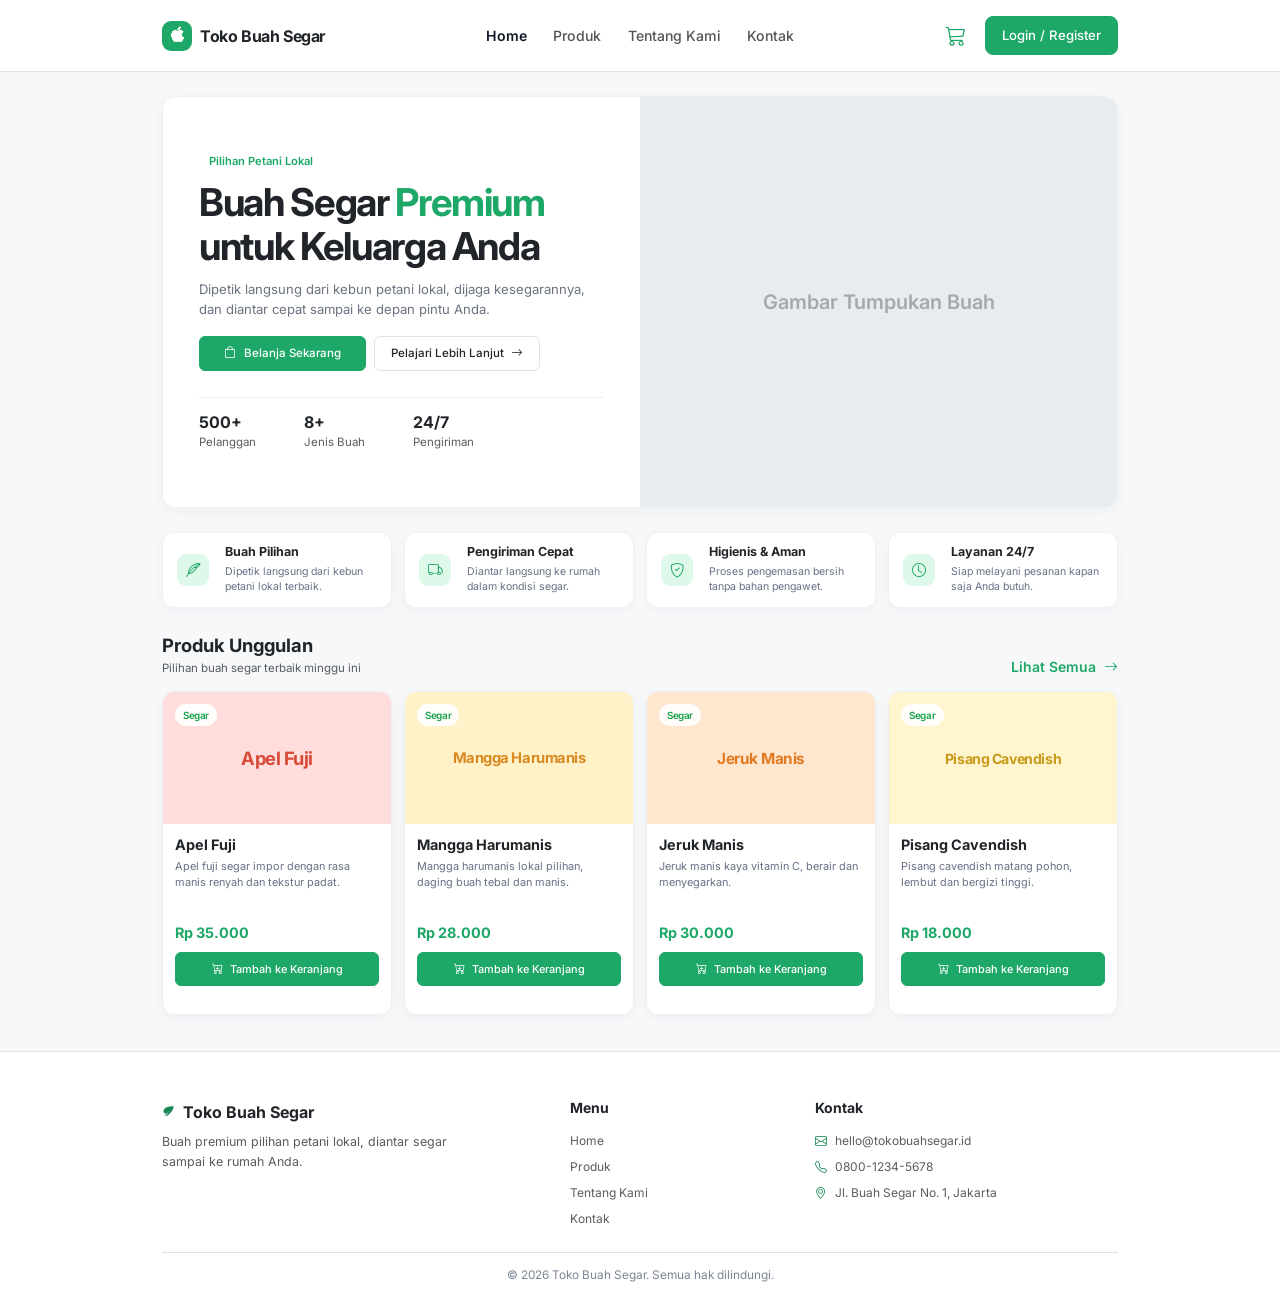
<file: index.html>
<!DOCTYPE html>
<html lang="id">
<head>
    <meta charset="UTF-8">
    <meta name="viewport" content="width=device-width, initial-scale=1.0">
    <title>Toko Buah Segar - Buah Segar Premium untuk Keluarga Anda</title>
    
    <!-- 1. Bootstrap 5 CSS (Lokal - folder asssets) -->
    <link rel="stylesheet" href="asssets/css/bootstrap.min.css">
    
    <!-- Bootstrap Icons -->
    <link rel="stylesheet" href="https://cdn.jsdelivr.net/npm/bootstrap-icons@1.11.3/font/bootstrap-icons.min.css">
    
    <!-- Google Fonts -->
    <link rel="preconnect" href="https://fonts.googleapis.com">
    <link rel="preconnect" href="https://fonts.gstatic.com" crossorigin>
    <link href="https://fonts.googleapis.com/css2?family=Inter:wght@400;500;600;700;800&display=swap" rel="stylesheet">
    
    <!-- 2. Custom Style CSS (Lokal - folder asssets) -->
    <link rel="stylesheet" href="asssets/css/style.css?v=product-catalog-1">
</head>
<body>

    <!-- Navbar -->
    <nav class="navbar navbar-expand-lg bg-white border-bottom py-3 sticky-top">
        <div class="container">
            <a class="navbar-brand d-flex align-items-center fw-bold text-dark fs-6" href="index.html">
                <span class="brand-icon me-2">
                    <i class="bi bi-apple"></i>
                </span>
                Toko Buah Segar
            </a>
            
            <button class="navbar-toggler" type="button" data-bs-toggle="collapse" data-bs-target="#navbarNav">
                <span class="navbar-toggler-icon"></span>
            </button>
            
            <div class="collapse navbar-collapse" id="navbarNav">
                <ul class="navbar-nav mx-auto gap-lg-3">
                    <li class="nav-item"><a class="nav-link active" href="index.html">Home</a></li>
                    <li class="nav-item"><a class="nav-link" href="produk.html">Produk</a></li>
                    <li class="nav-item"><a class="nav-link" href="#keunggulan">Tentang Kami</a></li>
                    <li class="nav-item"><a class="nav-link" href="#kontak">Kontak</a></li>
                </ul>
                
                <div class="d-flex align-items-center gap-3 mt-3 mt-lg-0">
                    <a href="keranjang.html" class="cart-icon-link position-relative text-dark text-decoration-none fs-5">
                        <i class="bi bi-cart3"></i>
                        <span id="navCartBadge" class="position-absolute top-0 start-100 translate-middle badge rounded-pill bg-danger cart-badge" hidden>
                            0
                        </span>
                    </a>
                    <a href="#" class="btn btn-green btn-sm px-3 py-2 fw-medium rounded-2">
                        Login / Register
                    </a>
                </div>
            </div>
        </div>
    </nav>

    <!-- Main Content -->
    <main class="main-content py-4">
        <div class="container">
            
            <!-- 1. Hero Section -->
            <section class="hero-box mb-4">
                <div class="row g-0 align-items-center">
                    <div class="col-lg-6 hero-content">
                        <div class="hero-badge mb-3">
                            <i class="bi bi-sprout-fill me-1"></i> Pilihan Petani Lokal
                        </div>
                        <h1 class="fw-bold text-dark mb-3 hero-title">
                            Buah Segar <span class="text-green">Premium</span><br>
                            untuk Keluarga Anda
                        </h1>
                        <p class="text-muted small mb-4 hero-desc">
                            Dipetik langsung dari kebun petani lokal, dijaga kesegarannya, dan diantar cepat sampai ke depan pintu Anda.
                        </p>
                        
                        <div class="d-flex flex-wrap gap-2 mb-4">
                            <a href="#produk-unggulan" class="btn btn-green px-4 py-2 fw-medium rounded-2 small">
                                <i class="bi bi-bag me-2"></i>Belanja Sekarang
                            </a>
                            <a href="#keunggulan" class="btn btn-outline-secondary bg-white text-dark border px-3 py-2 fw-medium rounded-2 small">
                                Pelajari Lebih Lanjut <i class="bi bi-arrow-right ms-1"></i>
                            </a>
                        </div>

                        <div class="border-top pt-3 mt-2 d-flex gap-4 gap-md-5">
                            <div>
                                <div class="fw-bold text-dark fs-6">500+</div>
                                <div class="text-muted stat-label">Pelanggan</div>
                            </div>
                            <div>
                                <div class="fw-bold text-dark fs-6">8+</div>
                                <div class="text-muted stat-label">Jenis Buah</div>
                            </div>
                            <div>
                                <div class="fw-bold text-dark fs-6">24/7</div>
                                <div class="text-muted stat-label">Pengiriman</div>
                            </div>
                        </div>
                    </div>

                    <div class="col-lg-6 hero-visual">
                        <div class="hero-image-placeholder">
                            Gambar Tumpukan Buah
                        </div>
                    </div>
                </div>
            </section>

            <!-- 2. 4 Kartu Keunggulan -->
            <section id="keunggulan" class="mb-5">
                <div class="row g-3">
                    <div class="col-lg-3 col-md-6">
                        <div class="feature-card d-flex align-items-start gap-3 h-100">
                            <div class="feature-icon"><i class="bi bi-feather"></i></div>
                            <div>
                                <h6 class="fw-bold text-dark mb-1 feature-title">Buah Pilihan</h6>
                                <p class="text-muted mb-0 feature-desc">Dipetik langsung dari kebun petani lokal terbaik.</p>
                            </div>
                        </div>
                    </div>

                    <div class="col-lg-3 col-md-6">
                        <div class="feature-card d-flex align-items-start gap-3 h-100">
                            <div class="feature-icon"><i class="bi bi-truck"></i></div>
                            <div>
                                <h6 class="fw-bold text-dark mb-1 feature-title">Pengiriman Cepat</h6>
                                <p class="text-muted mb-0 feature-desc">Diantar langsung ke rumah dalam kondisi segar.</p>
                            </div>
                        </div>
                    </div>

                    <div class="col-lg-3 col-md-6">
                        <div class="feature-card d-flex align-items-start gap-3 h-100">
                            <div class="feature-icon"><i class="bi bi-shield-check"></i></div>
                            <div>
                                <h6 class="fw-bold text-dark mb-1 feature-title">Higienis & Aman</h6>
                                <p class="text-muted mb-0 feature-desc">Proses pengemasan bersih tanpa bahan pengawet.</p>
                            </div>
                        </div>
                    </div>

                    <div class="col-lg-3 col-md-6">
                        <div class="feature-card d-flex align-items-start gap-3 h-100">
                            <div class="feature-icon"><i class="bi bi-clock"></i></div>
                            <div>
                                <h6 class="fw-bold text-dark mb-1 feature-title">Layanan 24/7</h6>
                                <p class="text-muted mb-0 feature-desc">Siap melayani pesanan kapan saja Anda butuh.</p>
                            </div>
                        </div>
                    </div>
                </div>
            </section>
            <!-- 3. Produk Unggulan -->
            <section id="produk-unggulan" class="mb-4">
                <div class="d-flex justify-content-between align-items-end mb-4">
                    <div>
                        <h4 class="fw-bold text-dark mb-1">Produk Unggulan</h4>
                        <p class="text-muted small mb-0">Pilihan buah segar terbaik minggu ini</p>
                    </div>
                    <a href="produk.html" class="text-green text-decoration-none fw-semibold small">
                        Lihat Semua <i class="bi bi-arrow-right ms-1"></i>
                    </a>
                </div>

                <div class="row g-3">
                    <!-- Produk 1: Apel Fuji -->
                    <div class="col-lg-3 col-md-6">
                        <div class="product-card h-100 d-flex flex-column">
                            <div class="product-banner banner-pink">
                                <span class="badge-segar">Segar</span>
                                Apel Fuji
                            </div>
                            <div class="p-3 d-flex flex-column flex-grow-1">
                                <h6 class="fw-bold text-dark mb-1">Apel Fuji</h6>
                                <p class="text-muted product-desc mb-3">
                                    Apel fuji segar impor dengan rasa manis renyah dan tekstur padat.
                                </p>
                                <div class="mt-auto">
                                    <div class="fw-bold text-green mb-2">Rp 35.000</div>
                                    <button type="button" class="btn btn-green w-100 py-2 fw-medium rounded-2 small btn-add-cart" data-name="Apel Fuji">
                                        <i class="bi bi-cart-plus me-1"></i> Tambah ke Keranjang
                                    </button>
                                </div>
                            </div>
                        </div>
                    </div>

                    <!-- Produk 2: Mangga Harumanis -->
                    <div class="col-lg-3 col-md-6">
                        <div class="product-card h-100 d-flex flex-column">
                            <div class="product-banner banner-yellow">
                                <span class="badge-segar">Segar</span>
                                Mangga Harumanis
                            </div>
                            <div class="p-3 d-flex flex-column flex-grow-1">
                                <h6 class="fw-bold text-dark mb-1">Mangga Harumanis</h6>
                                <p class="text-muted product-desc mb-3">
                                    Mangga harumanis lokal pilihan, daging buah tebal dan manis.
                                </p>
                                <div class="mt-auto">
                                    <div class="fw-bold text-green mb-2">Rp 28.000</div>
                                    <button type="button" class="btn btn-green w-100 py-2 fw-medium rounded-2 small btn-add-cart" data-name="Mangga Harumanis">
                                        <i class="bi bi-cart-plus me-1"></i> Tambah ke Keranjang
                                    </button>
                                </div>
                            </div>
                        </div>
                    </div>

                    <!-- Produk 3: Jeruk Manis -->
                    <div class="col-lg-3 col-md-6">
                        <div class="product-card h-100 d-flex flex-column">
                            <div class="product-banner banner-orange">
                                <span class="badge-segar">Segar</span>
                                Jeruk Manis
                            </div>
                            <div class="p-3 d-flex flex-column flex-grow-1">
                                <h6 class="fw-bold text-dark mb-1">Jeruk Manis</h6>
                                <p class="text-muted product-desc mb-3">
                                    Jeruk manis kaya vitamin C, berair dan menyegarkan.
                                </p>
                                <div class="mt-auto">
                                    <div class="fw-bold text-green mb-2">Rp 30.000</div>
                                    <button type="button" class="btn btn-green w-100 py-2 fw-medium rounded-2 small btn-add-cart" data-name="Jeruk Manis">
                                        <i class="bi bi-cart-plus me-1"></i> Tambah ke Keranjang
                                    </button>
                                </div>
                            </div>
                        </div>
                    </div>

                    <!-- Produk 4: Pisang Cavendish -->
                    <div class="col-lg-3 col-md-6">
                        <div class="product-card h-100 d-flex flex-column">
                            <div class="product-banner banner-cream">
                                <span class="badge-segar">Segar</span>
                                Pisang Cavendish
                            </div>
                            <div class="p-3 d-flex flex-column flex-grow-1">
                                <h6 class="fw-bold text-dark mb-1">Pisang Cavendish</h6>
                                <p class="text-muted product-desc mb-3">
                                    Pisang cavendish matang pohon, lembut dan bergizi tinggi.
                                </p>
                                <div class="mt-auto">
                                    <div class="fw-bold text-green mb-2">Rp 18.000</div>
                                    <button type="button" class="btn btn-green w-100 py-2 fw-medium rounded-2 small btn-add-cart" data-name="Pisang Cavendish">
                                        <i class="bi bi-cart-plus me-1"></i> Tambah ke Keranjang
                                    </button>
                                </div>
                            </div>
                        </div>
                    </div>
                </div>
            </section>

        </div>
    </main>

    <!-- Footer -->
    <footer id="kontak" class="bg-white border-top pt-5 pb-4 mt-auto">
        <div class="container">
            <div class="row gy-4 pb-4">
                <div class="col-lg-5 col-md-6">
                    <div class="d-flex align-items-center fw-bold text-dark mb-2">
                        <svg class="footer-brand-icon text-success me-2" viewBox="0 0 16 16" aria-hidden="true">
                            <path fill="currentColor" d="M14.5 1.5C8 1.4 3.2 3 2 6.6c-.7 2.2.7 4.2 2.8 4 1.8-.2 3-1.8 4.2-3.4-.5 2-1.8 3.8-4 5.5l1 1c4.5-3.2 7.8-7.2 8.5-12.2Z"></path>
                            <path d="M3.5 12.8c2.2-2.2 4.7-4.2 8.2-6.1" fill="none" stroke="currentColor" stroke-linecap="round" stroke-width="1.1"></path>
                        </svg>
                        Toko Buah Segar
                    </div>
                    <p class="text-muted small mb-0 footer-desc">
                        Buah premium pilihan petani lokal, diantar segar sampai ke rumah Anda.
                    </p>
                </div>

                <div class="col-lg-3 col-md-3 col-6">
                    <h6 class="fw-bold text-dark small mb-3">Menu</h6>
                    <ul class="list-unstyled small d-flex flex-column gap-2 mb-0">
                        <li><a href="index.html" class="text-muted text-decoration-none">Home</a></li>
                        <li><a href="produk.html" class="text-muted text-decoration-none">Produk</a></li>
                        <li><a href="#keunggulan" class="text-muted text-decoration-none">Tentang Kami</a></li>
                        <li><a href="#kontak" class="text-muted text-decoration-none">Kontak</a></li>
                    </ul>
                </div>

                <div class="col-lg-4 col-md-3 col-6">
                    <h6 class="fw-bold text-dark small mb-3">Kontak</h6>
                    <ul class="list-unstyled small text-muted d-flex flex-column gap-2 mb-0">
                        <li><i class="bi bi-envelope text-success me-2"></i>hello@tokobuahsegar.id</li>
                        <li><i class="bi bi-telephone text-success me-2"></i>0800-1234-5678</li>
                        <li><i class="bi bi-geo-alt text-success me-2"></i>Jl. Buah Segar No. 1, Jakarta</li>
                    </ul>
                </div>
            </div>

            <div class="border-top pt-4 text-center">
                <p class="text-muted mb-0 copyright-text">
                    &copy; 2026 Toko Buah Segar. Semua hak dilindungi.
                </p>
            </div>
        </div>
    </footer>

    <!-- 3. Bootstrap 5 JS (Lokal - folder asssets) -->
    <script src="asssets/js/bootstrap.bundle.min.js"></script>
    
    <!-- 4. Custom Script JS (Lokal - folder asssets) -->
    <script src="asssets/js/script.js?v=cart-page-2"></script>
</body>
</html>
</file>
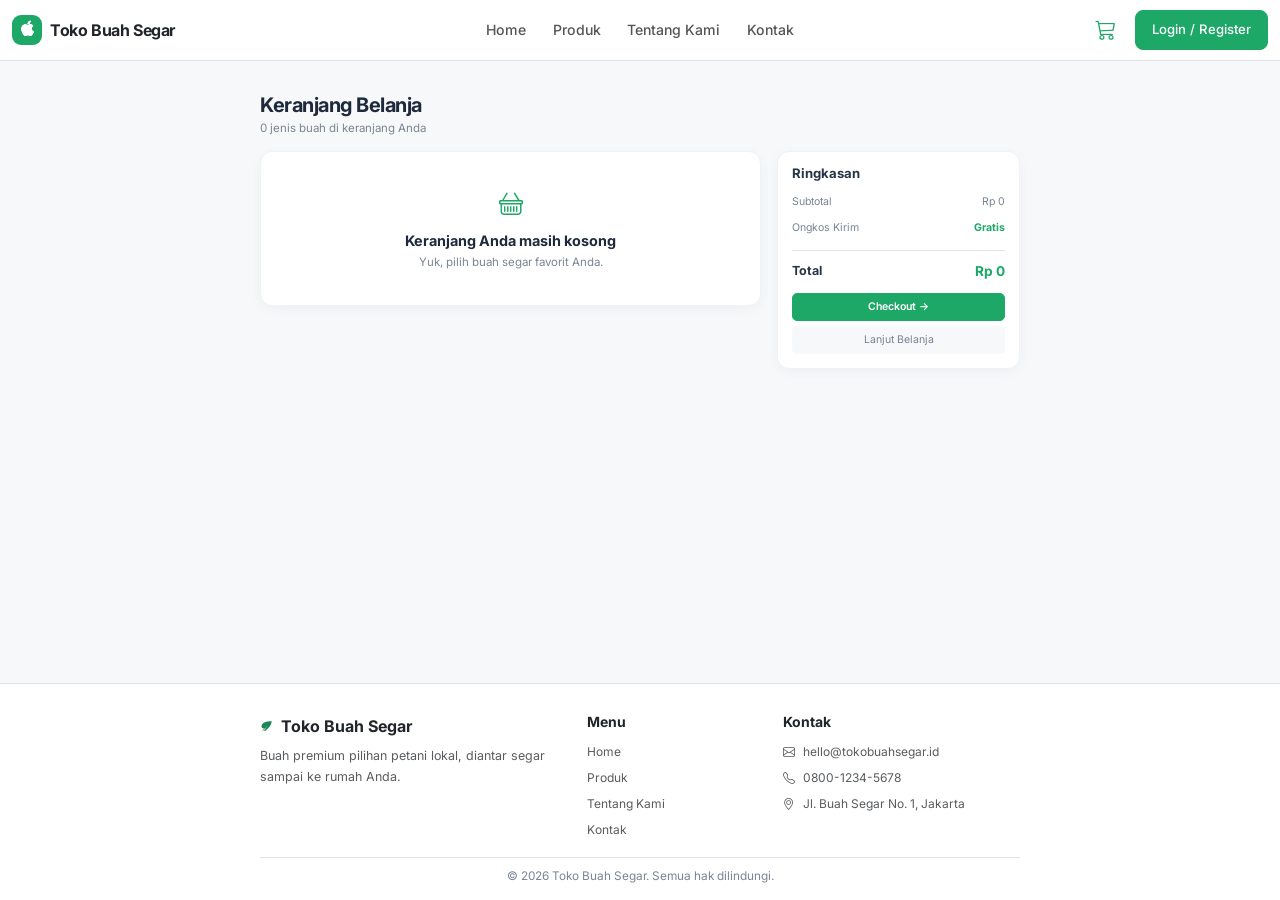
<file: keranjang.html>
<!DOCTYPE html>
<html lang="id">
<head>
    <meta charset="UTF-8">
    <meta name="viewport" content="width=device-width, initial-scale=1.0">
    <title>Keranjang Belanja - Toko Buah Segar</title>
    <link rel="stylesheet" href="asssets/css/bootstrap.min.css">
    <link rel="stylesheet" href="https://cdn.jsdelivr.net/npm/bootstrap-icons@1.11.3/font/bootstrap-icons.min.css">
    <link rel="preconnect" href="https://fonts.googleapis.com">
    <link rel="preconnect" href="https://fonts.gstatic.com" crossorigin>
    <link href="https://fonts.googleapis.com/css2?family=Inter:wght@400;500;600;700;800&display=swap" rel="stylesheet">
    <link rel="stylesheet" href="asssets/css/style.css?v=product-catalog-1">
</head>
<body class="cart-page">
    <nav class="navbar navbar-expand-lg bg-white border-bottom py-2 sticky-top">
        <div class="container">
            <a class="navbar-brand d-flex align-items-center fw-bold text-dark fs-6" href="index.html">
                <span class="brand-icon me-2"><i class="bi bi-apple"></i></span>
                Toko Buah Segar
            </a>

            <button class="navbar-toggler" type="button" data-bs-toggle="collapse" data-bs-target="#navbarNav" aria-controls="navbarNav" aria-expanded="false" aria-label="Buka navigasi">
                <span class="navbar-toggler-icon"></span>
            </button>

            <div class="collapse navbar-collapse" id="navbarNav">
                <ul class="navbar-nav mx-auto gap-lg-3">
                    <li class="nav-item"><a class="nav-link" href="index.html">Home</a></li>
                    <li class="nav-item"><a class="nav-link" href="produk.html">Produk</a></li>
                    <li class="nav-item"><a class="nav-link" href="index.html#keunggulan">Tentang Kami</a></li>
                    <li class="nav-item"><a class="nav-link" href="index.html#kontak">Kontak</a></li>
                </ul>

                <div class="d-flex align-items-center gap-3 mt-3 mt-lg-0">
                    <a href="keranjang.html" class="cart-icon-link position-relative text-dark text-decoration-none fs-5" aria-label="Keranjang belanja">
                        <i class="bi bi-cart3"></i>
                        <span id="navCartBadge" class="position-absolute top-0 start-100 translate-middle badge rounded-pill bg-danger cart-badge" hidden>0</span>
                    </a>
                    <a href="#" class="btn btn-green btn-sm px-3 py-2 fw-medium rounded-2">Login / Register</a>
                </div>
            </div>
        </div>
    </nav>

    <main class="cart-main">
        <div class="container">
            <header class="cart-heading">
                <h1>Keranjang Belanja</h1>
                <p id="cartCountLabel">0 jenis buah di keranjang Anda</p>
            </header>

            <div class="row g-3 align-items-start">
                <section class="col-lg-8" aria-label="Daftar produk di keranjang">
                    <div id="cartItems" class="cart-items"></div>
                </section>

                <aside class="col-lg-4" aria-label="Ringkasan belanja">
                    <div class="cart-summary">
                        <h2>Ringkasan</h2>
                        <div class="summary-row">
                            <span>Subtotal</span>
                            <span id="cartSubtotal">Rp 0</span>
                        </div>
                        <div class="summary-row">
                            <span>Ongkos Kirim</span>
                            <strong class="text-green">Gratis</strong>
                        </div>
                        <div class="summary-total">
                            <strong>Total</strong>
                            <strong id="cartTotal" class="text-green">Rp 0</strong>
                        </div>
                        <button id="cartCheckoutButton" type="button" class="btn btn-green w-100 checkout-button">Checkout <span aria-hidden="true">&rarr;</span></button>
                        <p id="cartFeedback" class="cart-feedback" role="status" hidden></p>
                        <a href="produk.html" class="btn btn-light w-100 continue-shopping">Lanjut Belanja</a>
                    </div>
                </aside>
            </div>
        </div>
    </main>

    <footer id="kontak" class="bg-white border-top cart-footer">
        <div class="container">
            <div class="row gy-4">
                <div class="col-lg-5 col-md-6">
                    <div class="d-flex align-items-center fw-bold text-dark mb-2">
                        <svg class="footer-brand-icon text-success me-2" viewBox="0 0 16 16" aria-hidden="true">
                            <path fill="currentColor" d="M14.5 1.5C8 1.4 3.2 3 2 6.6c-.7 2.2.7 4.2 2.8 4 1.8-.2 3-1.8 4.2-3.4-.5 2-1.8 3.8-4 5.5l1 1c4.5-3.2 7.8-7.2 8.5-12.2Z"></path>
                            <path d="M3.5 12.8c2.2-2.2 4.7-4.2 8.2-6.1" fill="none" stroke="currentColor" stroke-linecap="round" stroke-width="1.1"></path>
                        </svg>
                        Toko Buah Segar
                    </div>
                    <p class="text-muted small mb-0 footer-desc">Buah premium pilihan petani lokal, diantar segar sampai ke rumah Anda.</p>
                </div>
                <div class="col-lg-3 col-md-3 col-6">
                    <h2 class="fw-bold text-dark small">Menu</h2>
                    <ul class="list-unstyled small d-flex flex-column gap-2 mb-0">
                        <li><a href="index.html" class="text-muted text-decoration-none">Home</a></li>
                        <li><a href="produk.html" class="text-muted text-decoration-none">Produk</a></li>
                        <li><a href="index.html#keunggulan" class="text-muted text-decoration-none">Tentang Kami</a></li>
                        <li><a href="index.html#kontak" class="text-muted text-decoration-none">Kontak</a></li>
                    </ul>
                </div>
                <div class="col-lg-4 col-md-3 col-6">
                    <h2 class="fw-bold text-dark small">Kontak</h2>
                    <ul class="list-unstyled small text-muted d-flex flex-column gap-2 mb-0">
                        <li><i class="bi bi-envelope me-2"></i>hello@tokobuahsegar.id</li>
                        <li><i class="bi bi-telephone me-2"></i>0800-1234-5678</li>
                        <li><i class="bi bi-geo-alt me-2"></i>Jl. Buah Segar No. 1, Jakarta</li>
                    </ul>
                </div>
            </div>
            <div class="cart-copyright text-center">
                <p class="text-muted mb-0 copyright-text">&copy; 2026 Toko Buah Segar. Semua hak dilindungi.</p>
            </div>
        </div>
    </footer>

    <script src="asssets/js/bootstrap.bundle.min.js"></script>
    <script src="asssets/js/script.js?v=cart-page-2"></script>
</body>
</html>
</file>
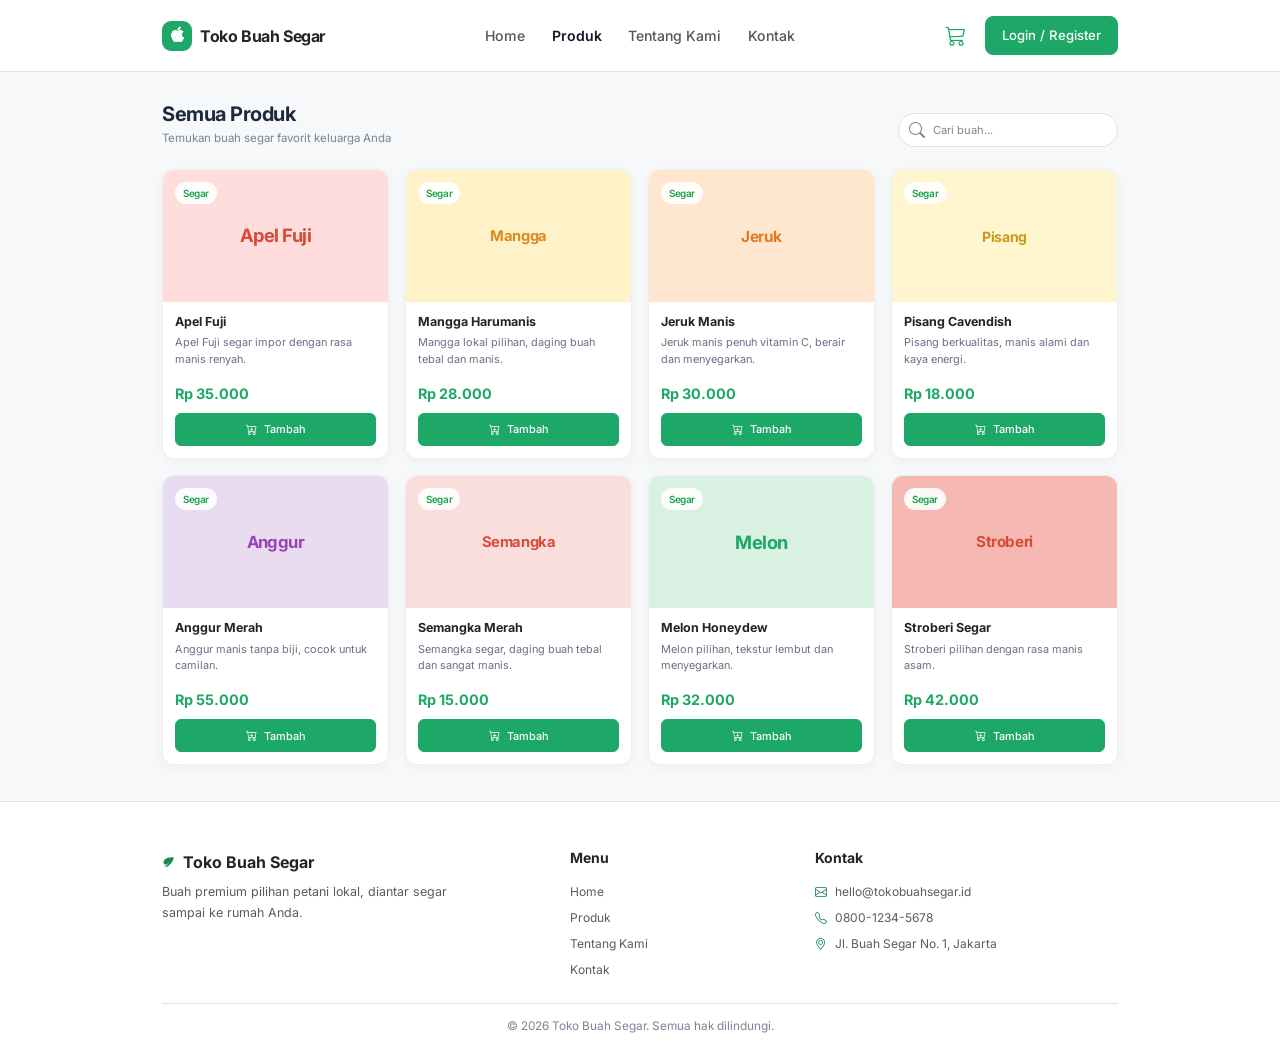
<file: produk.html>
<!DOCTYPE html>
<html lang="id">
<head>
    <meta charset="UTF-8">
    <meta name="viewport" content="width=device-width, initial-scale=1.0">
    <title>Semua Produk - Toko Buah Segar</title>
    <link rel="stylesheet" href="asssets/css/bootstrap.min.css">
    <link rel="stylesheet" href="https://cdn.jsdelivr.net/npm/bootstrap-icons@1.11.3/font/bootstrap-icons.min.css">
    <link rel="preconnect" href="https://fonts.googleapis.com">
    <link rel="preconnect" href="https://fonts.gstatic.com" crossorigin>
    <link href="https://fonts.googleapis.com/css2?family=Inter:wght@400;500;600;700;800&display=swap" rel="stylesheet">
    <link rel="stylesheet" href="asssets/css/style.css?v=product-catalog-1">
</head>
<body class="products-page">
    <nav class="navbar navbar-expand-lg bg-white border-bottom py-3 sticky-top">
        <div class="container">
            <a class="navbar-brand d-flex align-items-center fw-bold text-dark fs-6" href="index.html">
                <span class="brand-icon me-2"><i class="bi bi-apple"></i></span>
                Toko Buah Segar
            </a>

            <button class="navbar-toggler" type="button" data-bs-toggle="collapse" data-bs-target="#navbarNav" aria-controls="navbarNav" aria-expanded="false" aria-label="Buka navigasi">
                <span class="navbar-toggler-icon"></span>
            </button>

            <div class="collapse navbar-collapse" id="navbarNav">
                <ul class="navbar-nav mx-auto gap-lg-3">
                    <li class="nav-item"><a class="nav-link" href="index.html">Home</a></li>
                    <li class="nav-item"><a class="nav-link active" href="produk.html" aria-current="page">Produk</a></li>
                    <li class="nav-item"><a class="nav-link" href="index.html#keunggulan">Tentang Kami</a></li>
                    <li class="nav-item"><a class="nav-link" href="index.html#kontak">Kontak</a></li>
                </ul>

                <div class="d-flex align-items-center gap-3 mt-3 mt-lg-0">
                    <a href="keranjang.html" class="cart-icon-link position-relative text-dark text-decoration-none fs-5" aria-label="Keranjang belanja">
                        <i class="bi bi-cart3"></i>
                        <span id="navCartBadge" class="position-absolute top-0 start-100 translate-middle badge rounded-pill bg-danger cart-badge" hidden>0</span>
                    </a>
                    <a href="#" class="btn btn-green btn-sm px-3 py-2 fw-medium rounded-2">Login / Register</a>
                </div>
            </div>
        </div>
    </nav>

    <main class="main-content products-main">
        <div class="container">
            <section aria-labelledby="productsTitle">
                <header class="products-heading">
                    <div>
                        <h1 id="productsTitle">Semua Produk</h1>
                        <p>Temukan buah segar favorit keluarga Anda</p>
                    </div>
                    <div class="product-search">
                        <i class="bi bi-search" aria-hidden="true"></i>
                        <label class="visually-hidden" for="productSearch">Cari buah</label>
                        <input id="productSearch" type="search" placeholder="Cari buah..." autocomplete="off">
                    </div>
                </header>

                <div id="productGrid" class="row g-3">
                    <div class="col-lg-3 col-md-6 product-item">
                        <article class="product-card h-100 d-flex flex-column">
                            <div class="product-banner banner-pink"><span class="badge-segar">Segar</span>Apel Fuji</div>
                            <div class="p-3 d-flex flex-column flex-grow-1">
                                <h2 class="fw-bold text-dark mb-1">Apel Fuji</h2>
                                <p class="text-muted product-desc mb-3">Apel Fuji segar impor dengan rasa manis renyah.</p>
                                <div class="mt-auto">
                                    <div class="fw-bold text-green mb-2">Rp 35.000</div>
                                    <button type="button" class="btn btn-green w-100 py-2 fw-medium rounded-2 small btn-add-cart" data-name="Apel Fuji"><i class="bi bi-cart-plus me-1"></i> Tambah</button>
                                </div>
                            </div>
                        </article>
                    </div>
                    <div class="col-lg-3 col-md-6 product-item">
                        <article class="product-card h-100 d-flex flex-column">
                            <div class="product-banner banner-yellow"><span class="badge-segar">Segar</span>Mangga</div>
                            <div class="p-3 d-flex flex-column flex-grow-1">
                                <h2 class="fw-bold text-dark mb-1">Mangga Harumanis</h2>
                                <p class="text-muted product-desc mb-3">Mangga lokal pilihan, daging buah tebal dan manis.</p>
                                <div class="mt-auto">
                                    <div class="fw-bold text-green mb-2">Rp 28.000</div>
                                    <button type="button" class="btn btn-green w-100 py-2 fw-medium rounded-2 small btn-add-cart" data-name="Mangga Harumanis"><i class="bi bi-cart-plus me-1"></i> Tambah</button>
                                </div>
                            </div>
                        </article>
                    </div>
                    <div class="col-lg-3 col-md-6 product-item">
                        <article class="product-card h-100 d-flex flex-column">
                            <div class="product-banner banner-orange"><span class="badge-segar">Segar</span>Jeruk</div>
                            <div class="p-3 d-flex flex-column flex-grow-1">
                                <h2 class="fw-bold text-dark mb-1">Jeruk Manis</h2>
                                <p class="text-muted product-desc mb-3">Jeruk manis penuh vitamin C, berair dan menyegarkan.</p>
                                <div class="mt-auto">
                                    <div class="fw-bold text-green mb-2">Rp 30.000</div>
                                    <button type="button" class="btn btn-green w-100 py-2 fw-medium rounded-2 small btn-add-cart" data-name="Jeruk Manis"><i class="bi bi-cart-plus me-1"></i> Tambah</button>
                                </div>
                            </div>
                        </article>
                    </div>
                    <div class="col-lg-3 col-md-6 product-item">
                        <article class="product-card h-100 d-flex flex-column">
                            <div class="product-banner banner-cream"><span class="badge-segar">Segar</span>Pisang</div>
                            <div class="p-3 d-flex flex-column flex-grow-1">
                                <h2 class="fw-bold text-dark mb-1">Pisang Cavendish</h2>
                                <p class="text-muted product-desc mb-3">Pisang berkualitas, manis alami dan kaya energi.</p>
                                <div class="mt-auto">
                                    <div class="fw-bold text-green mb-2">Rp 18.000</div>
                                    <button type="button" class="btn btn-green w-100 py-2 fw-medium rounded-2 small btn-add-cart" data-name="Pisang Cavendish"><i class="bi bi-cart-plus me-1"></i> Tambah</button>
                                </div>
                            </div>
                        </article>
                    </div>
                    <div class="col-lg-3 col-md-6 product-item">
                        <article class="product-card h-100 d-flex flex-column">
                            <div class="product-banner banner-purple"><span class="badge-segar">Segar</span>Anggur</div>
                            <div class="p-3 d-flex flex-column flex-grow-1">
                                <h2 class="fw-bold text-dark mb-1">Anggur Merah</h2>
                                <p class="text-muted product-desc mb-3">Anggur manis tanpa biji, cocok untuk camilan.</p>
                                <div class="mt-auto">
                                    <div class="fw-bold text-green mb-2">Rp 55.000</div>
                                    <button type="button" class="btn btn-green w-100 py-2 fw-medium rounded-2 small btn-add-cart" data-name="Anggur Merah"><i class="bi bi-cart-plus me-1"></i> Tambah</button>
                                </div>
                            </div>
                        </article>
                    </div>
                    <div class="col-lg-3 col-md-6 product-item">
                        <article class="product-card h-100 d-flex flex-column">
                            <div class="product-banner banner-watermelon"><span class="badge-segar">Segar</span>Semangka</div>
                            <div class="p-3 d-flex flex-column flex-grow-1">
                                <h2 class="fw-bold text-dark mb-1">Semangka Merah</h2>
                                <p class="text-muted product-desc mb-3">Semangka segar, daging buah tebal dan sangat manis.</p>
                                <div class="mt-auto">
                                    <div class="fw-bold text-green mb-2">Rp 15.000</div>
                                    <button type="button" class="btn btn-green w-100 py-2 fw-medium rounded-2 small btn-add-cart" data-name="Semangka Merah"><i class="bi bi-cart-plus me-1"></i> Tambah</button>
                                </div>
                            </div>
                        </article>
                    </div>
                    <div class="col-lg-3 col-md-6 product-item">
                        <article class="product-card h-100 d-flex flex-column">
                            <div class="product-banner banner-melon"><span class="badge-segar">Segar</span>Melon</div>
                            <div class="p-3 d-flex flex-column flex-grow-1">
                                <h2 class="fw-bold text-dark mb-1">Melon Honeydew</h2>
                                <p class="text-muted product-desc mb-3">Melon pilihan, tekstur lembut dan menyegarkan.</p>
                                <div class="mt-auto">
                                    <div class="fw-bold text-green mb-2">Rp 32.000</div>
                                    <button type="button" class="btn btn-green w-100 py-2 fw-medium rounded-2 small btn-add-cart" data-name="Melon Honeydew"><i class="bi bi-cart-plus me-1"></i> Tambah</button>
                                </div>
                            </div>
                        </article>
                    </div>
                    <div class="col-lg-3 col-md-6 product-item">
                        <article class="product-card h-100 d-flex flex-column">
                            <div class="product-banner banner-strawberry"><span class="badge-segar">Segar</span>Stroberi</div>
                            <div class="p-3 d-flex flex-column flex-grow-1">
                                <h2 class="fw-bold text-dark mb-1">Stroberi Segar</h2>
                                <p class="text-muted product-desc mb-3">Stroberi pilihan dengan rasa manis asam.</p>
                                <div class="mt-auto">
                                    <div class="fw-bold text-green mb-2">Rp 42.000</div>
                                    <button type="button" class="btn btn-green w-100 py-2 fw-medium rounded-2 small btn-add-cart" data-name="Stroberi Segar"><i class="bi bi-cart-plus me-1"></i> Tambah</button>
                                </div>
                            </div>
                        </article>
                    </div>
                </div>
                <p id="productSearchEmpty" class="product-search-empty" hidden>Buah tidak ditemukan.</p>
            </section>
        </div>
    </main>

    <footer id="kontak" class="bg-white border-top pt-5 pb-4 mt-auto">
        <div class="container">
            <div class="row gy-4 pb-4">
                <div class="col-lg-5 col-md-6">
                    <div class="d-flex align-items-center fw-bold text-dark mb-2">
                        <svg class="footer-brand-icon text-success me-2" viewBox="0 0 16 16" aria-hidden="true">
                            <path fill="currentColor" d="M14.5 1.5C8 1.4 3.2 3 2 6.6c-.7 2.2.7 4.2 2.8 4 1.8-.2 3-1.8 4.2-3.4-.5 2-1.8 3.8-4 5.5l1 1c4.5-3.2 7.8-7.2 8.5-12.2Z"></path>
                            <path d="M3.5 12.8c2.2-2.2 4.7-4.2 8.2-6.1" fill="none" stroke="currentColor" stroke-linecap="round" stroke-width="1.1"></path>
                        </svg>
                        Toko Buah Segar
                    </div>
                    <p class="text-muted small mb-0 footer-desc">Buah premium pilihan petani lokal, diantar segar sampai ke rumah Anda.</p>
                </div>
                <div class="col-lg-3 col-md-3 col-6">
                    <h2 class="fw-bold text-dark small mb-3">Menu</h2>
                    <ul class="list-unstyled small d-flex flex-column gap-2 mb-0">
                        <li><a href="index.html" class="text-muted text-decoration-none">Home</a></li>
                        <li><a href="produk.html" class="text-muted text-decoration-none">Produk</a></li>
                        <li><a href="index.html#keunggulan" class="text-muted text-decoration-none">Tentang Kami</a></li>
                        <li><a href="index.html#kontak" class="text-muted text-decoration-none">Kontak</a></li>
                    </ul>
                </div>
                <div class="col-lg-4 col-md-3 col-6">
                    <h2 class="fw-bold text-dark small mb-3">Kontak</h2>
                    <ul class="list-unstyled small text-muted d-flex flex-column gap-2 mb-0">
                        <li><i class="bi bi-envelope text-success me-2"></i>hello@tokobuahsegar.id</li>
                        <li><i class="bi bi-telephone text-success me-2"></i>0800-1234-5678</li>
                        <li><i class="bi bi-geo-alt text-success me-2"></i>Jl. Buah Segar No. 1, Jakarta</li>
                    </ul>
                </div>
            </div>
            <div class="border-top pt-4 text-center">
                <p class="text-muted mb-0 copyright-text">&copy; 2026 Toko Buah Segar. Semua hak dilindungi.</p>
            </div>
        </div>
    </footer>

    <script src="asssets/js/bootstrap.bundle.min.js"></script>
    <script src="asssets/js/script.js?v=cart-page-2"></script>
</body>
</html>
</file>
<file: asssets/css/style.css>
body {
    font-family: 'Inter', -apple-system, BlinkMacSystemFont, "Segoe UI", Roboto, sans-serif;
    background-color: #f1f1f1;
    color: #1e293b;
    margin: 0;
    min-height: 100vh;
}

.main-content {
    flex: 1;
    padding-top: 20px;
    padding-bottom: 10px;
}

.container {
    max-width: 1080px;
}

.text-green {
    color: #1ea868 !important;
}

.navbar {
    background-color: #ffffff !important;
    border-bottom: 1px solid rgba(15, 23, 42, 0.06);
    padding-top: 12px;
    padding-bottom: 12px;
}

.navbar-brand {
    font-size: 0.95rem;
    letter-spacing: -0.02em;
}

.brand-icon {
    background-color: #1ea868;
    color: white;
    width: 24px;
    height: 24px;
    border-radius: 7px;
    display: inline-flex;
    align-items: center;
    justify-content: center;
    font-size: 0.8rem;
}

.nav-item {
    margin: 0 8px;
}

.nav-link {
    color: #4b5563;
    font-size: 0.8rem;
    font-weight: 500;
    padding: 0.35rem 0.55rem;
}

.nav-link:hover,
.nav-link.active {
    color: #111827 !important;
    font-weight: 600;
}

.cart-icon-link {
    position: relative;
    width: 30px;
    height: 30px;
    display: inline-flex;
    align-items: center;
    justify-content: center;
    color: #111827;
    font-size: 1rem;
}

.cart-badge {
    background-color: #ef4444 !important;
    min-width: 16px;
    height: 16px;
    font-size: 0.62rem;
    line-height: 16px;
    border: 2px solid #fff;
    top: 0 !important;
    left: 100% !important;
}

.btn-green {
    background-color: #1ea868;
    border-color: #1ea868;
    color: white;
    box-shadow: none;
}

.btn-green:hover {
    background-color: #168c58;
    border-color: #168c58;
    color: white;
}

.hero-box {
    background: #f3f3f3;
    border: 1px solid rgba(148, 163, 184, 0.18);
    border-radius: 0;
    overflow: hidden;
    max-width: 980px;
    margin: 0 auto 18px;
}

.hero-box .row {
    min-height: 302px;
}

.hero-box .col-lg-7 {
    background: #f6f6f6;
    padding: 26px 22px 18px 22px;
}

.hero-box .col-lg-5 {
    background: #dfe3e5;
    min-height: 300px;
    display: flex;
    align-items: center;
    justify-content: center;
}

.hero-badge {
    display: inline-flex;
    align-items: center;
    gap: 6px;
    padding: 0.28rem 0.7rem;
    background-color: #e9f9ef;
    color: #1ea868;
    font-size: 0.68rem;
    font-weight: 600;
    border-radius: 999px;
    margin-bottom: 18px;
}

.hero-title {
    font-size: clamp(2.1rem, 2.3vw, 2.8rem);
    line-height: 1.14;
    letter-spacing: -0.04em;
    margin-bottom: 10px;
}

.hero-desc {
    max-width: 430px;
    font-size: 0.76rem;
    line-height: 1.55;
    color: #6b7280 !important;
    margin-bottom: 20px;
}

.hero-box .d-flex.flex-wrap {
    gap: 10px !important;
    margin-bottom: 18px !important;
}

.hero-box .btn {
    font-size: 0.7rem;
    padding: 0.72rem 1rem;
    border-radius: 4px;
}

.hero-box .border-top {
    margin-top: 18px;
    padding-top: 18px;
    border-top: 1px solid rgba(148, 163, 184, 0.18) !important;
}

.hero-box .border-top .fw-bold {
    font-size: 1rem;
}

.stat-label {
    font-size: 0.72rem;
    color: #7b8594;
}

.hero-image-placeholder {
    color: #9aa3ab;
    font-size: 1.1rem;
    font-weight: 600;
    text-align: center;
}

#keunggulan {
    margin-bottom: 28px;
}

.feature-card {
    background-color: #f7f7f7;
    border: 1px solid rgba(148, 163, 184, 0.15);
    border-radius: 12px;
    padding: 14px 16px 12px;
    box-shadow: none;
}

.feature-icon {
    width: 38px;
    height: 38px;
    background-color: #def9ea;
    border-radius: 10px;
    color: #1ea868;
    display: flex;
    align-items: center;
    justify-content: center;
    font-size: 1rem;
    flex-shrink: 0;
}

.feature-title {
    font-size: 0.82rem;
    margin-bottom: 0.2rem;
}

.feature-desc {
    font-size: 0.7rem;
    line-height: 1.45;
    color: #667085 !important;
}

#produk-unggulan {
    margin-bottom: 30px;
}

#produk-unggulan .d-flex {
    margin-bottom: 16px;
}

#produk-unggulan h4 {
    font-size: 1.15rem;
    margin-bottom: 0;
}

#produk-unggulan .text-muted.small {
    font-size: 0.72rem;
}

.product-card {
    background-color: #ffffff;
    border: 1px solid rgba(148, 163, 184, 0.12);
    border-radius: 12px;
    overflow: hidden;
    box-shadow: 0 2px 10px rgba(15, 23, 42, 0.02);
    transition: transform 0.2s ease;
}

.product-card:hover {
    transform: translateY(-2px);
}

.product-banner {
    height: 128px;
    display: flex;
    align-items: center;
    justify-content: center;
    position: relative;
    font-weight: 700;
    letter-spacing: -0.03em;
    padding: 0.75rem;
}

.badge-segar {
    position: absolute;
    top: 12px;
    left: 12px;
    background-color: rgba(255,255,255,0.9);
    color: #16a34a;
    border-radius: 50px;
    font-size: 0.62rem;
    font-weight: 600;
    padding: 0.22rem 0.52rem;
}

.banner-pink {
    background-color: #f9dfe4;
    color: #d85172;
    font-size: 1.15rem;
}

.banner-yellow {
    background-color: #f8ebc8;
    color: #d08d1f;
    font-size: 0.92rem;
}

.banner-orange {
    background-color: #f7dfc5;
    color: #d97c22;
    font-size: 0.96rem;
}

.banner-cream {
    background-color: #f7f2d7;
    color: #d5a12b;
    font-size: 0.88rem;
}

.product-card h6 {
    font-size: 0.88rem;
    margin-bottom: 0.3rem;
}

.product-desc {
    font-size: 0.72rem;
    line-height: 1.5;
    color: #667085 !important;
    margin-bottom: 0.7rem;
}

.product-card .fw-bold {
    font-size: 0.9rem;
}

.btn-add-cart {
    font-size: 0.68rem;
    padding-top: 0.72rem !important;
    padding-bottom: 0.72rem !important;
    border-radius: 6px !important;
}

footer {
    background-color: #ffffff !important;
    border-top: 1px solid rgba(148, 163, 184, 0.18);
}

footer .row {
    padding-bottom: 16px;
}

.footer-desc {
    max-width: 300px;
    line-height: 1.65;
    font-size: 0.78rem;
}

footer h6 {
    font-size: 0.8rem;
    margin-bottom: 12px;
}

footer li,
footer a {
    font-size: 0.75rem;
}

.copyright-text {
    font-size: 0.74rem;
    color: #7b8594 !important;
}

@media (max-width: 991.98px) {
    .navbar-nav {
        margin-top: 0.75rem;
    }
}

/* Landing page layout */
html {
    scroll-behavior: smooth;
}

body {
    display: flex;
    flex-direction: column;
    background: #f7f8fa;
}

.main-content {
    flex: 1 0 auto;
    padding-top: 24px !important;
    padding-bottom: 36px !important;
}

.navbar .container,
.main-content > .container,
footer .container {
    width: 100%;
    max-width: 980px;
}

.hero-box {
    width: 100%;
    max-width: 990px;
    margin: 0 auto 24px;
    border: 1px solid #edf0f2;
    border-radius: 14px;
    background: #fff;
    box-shadow: 0 3px 14px rgba(20, 33, 45, 0.04);
}

.hero-box .row {
    min-height: 410px;
}

.hero-box .hero-content {
    min-height: 410px;
    display: flex;
    flex-direction: column;
    justify-content: center;
    padding: 38px 36px !important;
    background: #fff;
}

.hero-box .hero-visual {
    min-height: 410px;
    display: flex;
    align-items: stretch;
    justify-content: center;
    background: #e9ecef;
}

.hero-image-placeholder {
    width: 100%;
    min-height: 410px;
    display: flex;
    align-items: center;
    justify-content: center;
    color: #a4a9af;
    background: #e9ecef;
    font-size: 1.25rem;
    font-weight: 600;
}

.hero-badge {
    margin-bottom: 10px !important;
    padding: 0;
    background: transparent;
    font-size: 0.7rem;
}

.hero-title {
    margin-bottom: 10px !important;
    font-size: clamp(2rem, 3vw, 2.55rem);
    line-height: 1.16;
    letter-spacing: -0.035em;
}

.hero-desc {
    max-width: 440px;
    margin-bottom: 16px !important;
    font-size: 0.82rem;
}

.hero-box .d-flex.flex-wrap {
    margin-bottom: 14px !important;
    gap: 8px !important;
}

.hero-box .btn {
    padding: 0.55rem 0.9rem;
    border-radius: 6px;
    font-size: 0.72rem;
}

.hero-box .border-top {
    margin-top: 12px !important;
    padding-top: 12px !important;
}

#keunggulan {
    margin-bottom: 26px !important;
}

#keunggulan .row {
    --bs-gutter-x: 12px;
    --bs-gutter-y: 12px;
}

.feature-card {
    min-height: 76px;
    align-items: center !important;
    padding: 12px 14px;
    border: 1px solid #f0f1f2;
    border-radius: 12px;
    background: #fff;
    box-shadow: 0 3px 12px rgba(20, 33, 45, 0.035);
}

.feature-icon {
    width: 32px;
    height: 32px;
    border-radius: 9px;
    font-size: 0.9rem;
}

.feature-title {
    font-size: 0.78rem;
}

.feature-desc {
    font-size: 0.66rem;
}

#produk-unggulan {
    margin-bottom: 0 !important;
}

#produk-unggulan > .d-flex {
    margin-bottom: 14px !important;
}

#produk-unggulan h4 {
    font-size: 1.15rem;
}

#produk-unggulan .row {
    --bs-gutter-x: 12px;
    --bs-gutter-y: 16px;
}

.product-card {
    border: 1px solid #edf0f2;
    border-radius: 12px;
    box-shadow: 0 3px 12px rgba(20, 33, 45, 0.04);
}

.product-banner {
    height: 132px;
}

.footer-brand-icon {
    width: 13px;
    height: 13px;
    flex: 0 0 13px;
}

/* Shopping cart */
.cart-page .navbar {
    min-height: 48px;
    padding-top: 6px;
    padding-bottom: 6px;
}

.cart-page .cart-main > .container,
.cart-page .cart-footer .container {
    max-width: 784px;
}

.navbar .container,
.cart-page .navbar .container {
    width: 100%;
    max-width: 1320px;
}

.navbar {
    min-height: 72px;
    padding-top: 10px !important;
    padding-bottom: 10px !important;
}

.navbar-brand {
    font-size: 1.25rem;
    letter-spacing: -0.025em;
}

.brand-icon {
    width: 40px;
    height: 40px;
    border-radius: 9px;
    font-size: 1.05rem;
}

.navbar .nav-item {
    margin: 0 7px;
}

.navbar .nav-link {
    padding: 0.4rem 0.55rem;
    color: #555;
    font-size: 1rem;
    font-weight: 500;
}

.navbar .nav-link:hover,
.navbar .nav-link.active {
    color: #111827 !important;
    font-weight: 600;
}

.navbar .cart-icon-link {
    width: 34px;
    height: 34px;
    color: #1ea868 !important;
    font-size: 1.3rem !important;
}

.navbar .cart-badge {
    min-width: 18px;
    height: 18px;
    font-size: 0.65rem;
    line-height: 14px;
}

.navbar .btn-green {
    padding: 0.6rem 1.5rem !important;
    border-radius: 8px !important;
    font-size: 0.9rem;
}

.cart-main {
    flex: 1 0 auto;
    padding: 32px 0 64px;
}

.cart-heading {
    margin-bottom: 14px;
}

.cart-heading h1 {
    margin: 0 0 3px;
    color: #1e293b;
    font-size: 1.25rem;
    font-weight: 700;
    letter-spacing: -0.025em;
}

.cart-heading p {
    margin: 0;
    color: #7b8594;
    font-size: 0.72rem;
}

.cart-items {
    display: flex;
    flex-direction: column;
    gap: 8px;
}

.cart-item,
.cart-summary {
    border: 1px solid #f0f1f2;
    border-radius: 12px;
    background: #fff;
    box-shadow: 0 3px 12px rgba(20, 33, 45, 0.04);
}

.cart-item {
    min-height: 78px;
    display: grid;
    grid-template-columns: minmax(0, 1fr) 76px 110px 18px;
    align-items: center;
    gap: 16px;
    padding: 12px 16px;
}

.cart-product-info {
    min-width: 0;
    display: flex;
    align-items: center;
    gap: 10px;
}

.cart-product-tag {
    width: 48px;
    height: 48px;
    flex: 0 0 48px;
    display: flex;
    align-items: center;
    justify-content: center;
    overflow: hidden;
    border-radius: 6px;
    background: #fff4d2;
    color: #c28b00;
    font-size: 0.58rem;
    text-align: center;
}

.cart-item:nth-child(4n + 2) .cart-product-tag {
    background: #ffe1e1;
    color: #c24141;
}

.cart-item:nth-child(4n + 3) .cart-product-tag {
    background: #ffead8;
    color: #c66a20;
}

.cart-item:nth-child(4n + 4) .cart-product-tag {
    background: #e2f4e8;
    color: #25834a;
}

.cart-product-details {
    min-width: 0;
}

.cart-product-details h2 {
    overflow: hidden;
    margin: 0 0 3px;
    color: #243244;
    font-size: 0.72rem;
    font-weight: 600;
    text-overflow: ellipsis;
    white-space: nowrap;
}

.cart-product-details p {
    margin: 0;
    color: #7b8594;
    font-size: 0.62rem;
}

.cart-quantity {
    display: flex;
    align-items: center;
    justify-content: center;
    gap: 7px;
}

.quantity-button {
    width: 18px;
    height: 19px;
    padding: 0;
    border: 1px solid #dfe3e8;
    border-radius: 3px;
    background: #f8f9fa;
    color: #475569;
    font-size: 0.65rem;
    line-height: 1;
}

.quantity-button:disabled {
    cursor: not-allowed;
    opacity: 0.55;
}

.cart-quantity-value,
.cart-line-total {
    color: #263445;
    font-size: 0.66rem;
    font-weight: 600;
}

.cart-line-total {
    text-align: right;
    white-space: nowrap;
}

.cart-remove-button {
    padding: 0;
    border: 0;
    background: transparent;
    color: #ef5865;
    font-size: 0.7rem;
}

.cart-summary {
    padding: 14px;
}

.cart-summary h2 {
    margin: 0 0 12px;
    color: #263445;
    font-size: 0.82rem;
    font-weight: 700;
}

.summary-row,
.summary-total {
    display: flex;
    align-items: center;
    justify-content: space-between;
    gap: 12px;
    color: #788393;
    font-size: 0.66rem;
}

.summary-row {
    margin-bottom: 10px;
}

.summary-row strong {
    font-size: inherit;
}

.summary-total {
    margin: 14px 0 12px;
    padding-top: 10px;
    border-top: 1px solid #dfe3e8;
    color: #263445;
    font-size: 0.78rem;
}

.summary-total .text-green {
    font-size: 0.85rem;
}

.checkout-button,
.continue-shopping {
    min-height: 28px;
    padding: 5px 10px;
    border-radius: 5px;
    font-size: 0.66rem;
    font-weight: 600;
}

.continue-shopping {
    margin-top: 5px;
    background-color: #f7f8fa;
    color: #788393;
    font-weight: 400;
}

.cart-feedback {
    margin: 8px 0 0;
    color: #9a5c00;
    font-size: 0.65rem;
    line-height: 1.45;
}

.cart-empty {
    padding: 34px 20px;
    border: 1px solid #f0f1f2;
    border-radius: 12px;
    background: #fff;
    text-align: center;
    box-shadow: 0 3px 12px rgba(20, 33, 45, 0.04);
}

.cart-empty .bi {
    color: #1ea868;
    font-size: 1.5rem;
}

.cart-empty h2 {
    margin: 10px 0 4px;
    font-size: 0.9rem;
    font-weight: 700;
}

.cart-empty p {
    margin: 0;
    color: #7b8594;
    font-size: 0.72rem;
}

.cart-footer {
    flex-shrink: 0;
    padding: 26px 0 14px;
}

.cart-footer .row {
    padding-bottom: 18px;
}

.cart-footer h2 {
    margin: 0 0 12px;
}

.cart-copyright {
    padding-top: 10px;
    border-top: 1px solid #dfe3e8;
}

@media (max-width: 767.98px) {
    .cart-main {
        padding: 26px 0 36px;
    }

    .cart-item {
        grid-template-columns: minmax(0, 1fr) 68px 18px;
        gap: 10px;
        padding: 12px;
    }

    .cart-line-total {
        grid-column: 2;
        grid-row: 2;
        text-align: center;
    }

    .cart-remove-button {
        grid-column: 3;
        grid-row: 1 / span 2;
    }

    .cart-product-tag {
        width: 44px;
        height: 44px;
        flex-basis: 44px;
    }

    .cart-footer {
        padding-top: 22px;
    }
}

.banner-pink {
    background-color: #ffdddd;
    color: #d84b38;
}

.banner-yellow {
    background-color: #fff2c9;
    color: #d98a20;
}

.banner-orange {
    background-color: #ffe6ce;
    color: #e17a20;
}

.banner-cream {
    background-color: #fff5cf;
    color: #c99a1a;
}

.product-card > .p-3 {
    padding: 12px !important;
}

.product-card h6 {
    font-size: 0.78rem;
}

.product-desc {
    font-size: 0.68rem;
}

.btn-add-cart {
    padding-top: 0.48rem !important;
    padding-bottom: 0.48rem !important;
}

footer {
    flex-shrink: 0;
    padding-top: 30px !important;
}

footer .border-top.pt-4 {
    padding-top: 14px !important;
}

@media (max-width: 767.98px) {
    .main-content {
        padding-top: 16px !important;
        padding-bottom: 24px !important;
    }

    .hero-box .hero-content {
        padding: 24px 20px !important;
        min-height: 0;
    }

    .hero-box .hero-visual,
    .hero-image-placeholder {
        min-height: 240px;
    }

    .hero-box .row {
        min-height: 0;
    }

    .feature-card {
        min-height: 70px;
    }
}

@media (prefers-reduced-motion: reduce) {
    html {
        scroll-behavior: auto;
    }

    *,
    *::before,
    *::after {
        transition-duration: 0.01ms !important;
    }
}

@media (min-width: 992px) {
    .navbar > .container {
        display: grid;
        grid-template-columns: minmax(0, 1fr) auto minmax(0, 1fr);
        width: calc(100% - 32px);
        max-width: 980px;
        flex-wrap: initial;
    }

    .navbar .navbar-brand {
        grid-column: 1;
        justify-self: start;
        flex-shrink: 0;
        font-size: 1rem;
        margin-right: 0;
    }

    .navbar .brand-icon {
        width: 30px;
        height: 30px;
        font-size: 0.95rem;
    }

    .navbar .navbar-collapse {
        display: contents !important;
    }

    .navbar .navbar-nav {
        grid-column: 2;
        justify-self: center;
        gap: 0.25rem !important;
        margin: 0 !important;
    }

    .navbar .nav-item {
        margin: 0 0.2rem;
    }

    .navbar .nav-link {
        font-size: 0.88rem;
        padding: 0.4rem 0.5rem;
    }

    .navbar .navbar-collapse > .d-flex {
        grid-column: 3;
        justify-self: end;
        flex-shrink: 0;
        gap: 0.8rem !important;
        margin-top: 0 !important;
    }

    .navbar .navbar-collapse > .d-flex .btn {
        padding: 0.55rem 1rem !important;
        font-size: 0.82rem;
    }
}

.products-main {
    padding-top: 30px !important;
    padding-bottom: 36px !important;
}

.products-heading {
    display: flex;
    align-items: flex-end;
    justify-content: space-between;
    gap: 20px;
    margin-bottom: 22px;
}

.products-heading h1 {
    margin: 0 0 4px;
    color: #1e293b;
    font-size: 1.25rem;
    font-weight: 700;
    letter-spacing: -0.025em;
}

.products-heading p {
    margin: 0;
    color: #7b8594;
    font-size: 0.72rem;
}

.product-search {
    width: 220px;
    height: 34px;
    display: flex;
    align-items: center;
    gap: 8px;
    padding: 0 10px;
    border: 1px solid #dfe3e8;
    border-radius: 999px;
    background: #fff;
    color: #7b8594;
}

.product-search input {
    width: 100%;
    min-width: 0;
    padding: 0;
    border: 0;
    outline: 0;
    background: transparent;
    color: #263445;
    font: inherit;
    font-size: 0.7rem;
}

.product-search input::placeholder {
    color: #7b8594;
}

.products-page .product-card h2 {
    font-size: 0.78rem;
    line-height: 1.3;
}

.banner-purple {
    background-color: #eadcf0;
    color: #9846b4;
    font-size: 1.05rem;
}

.banner-watermelon {
    background-color: #f9dedb;
    color: #d84b38;
    font-size: 0.92rem;
}

.banner-melon {
    background-color: #d8f1e2;
    color: #1ea868;
    font-size: 1.15rem;
}

.banner-strawberry {
    background-color: #f5b8b2;
    color: #d84b38;
    font-size: 0.95rem;
}

.product-search-empty {
    margin: 20px 0 0;
    color: #7b8594;
    font-size: 0.8rem;
    text-align: center;
}

@media (max-width: 575.98px) {
    .products-heading {
        align-items: stretch;
        flex-direction: column;
        gap: 14px;
    }

    .product-search {
        width: 100%;
    }
}
</file>
